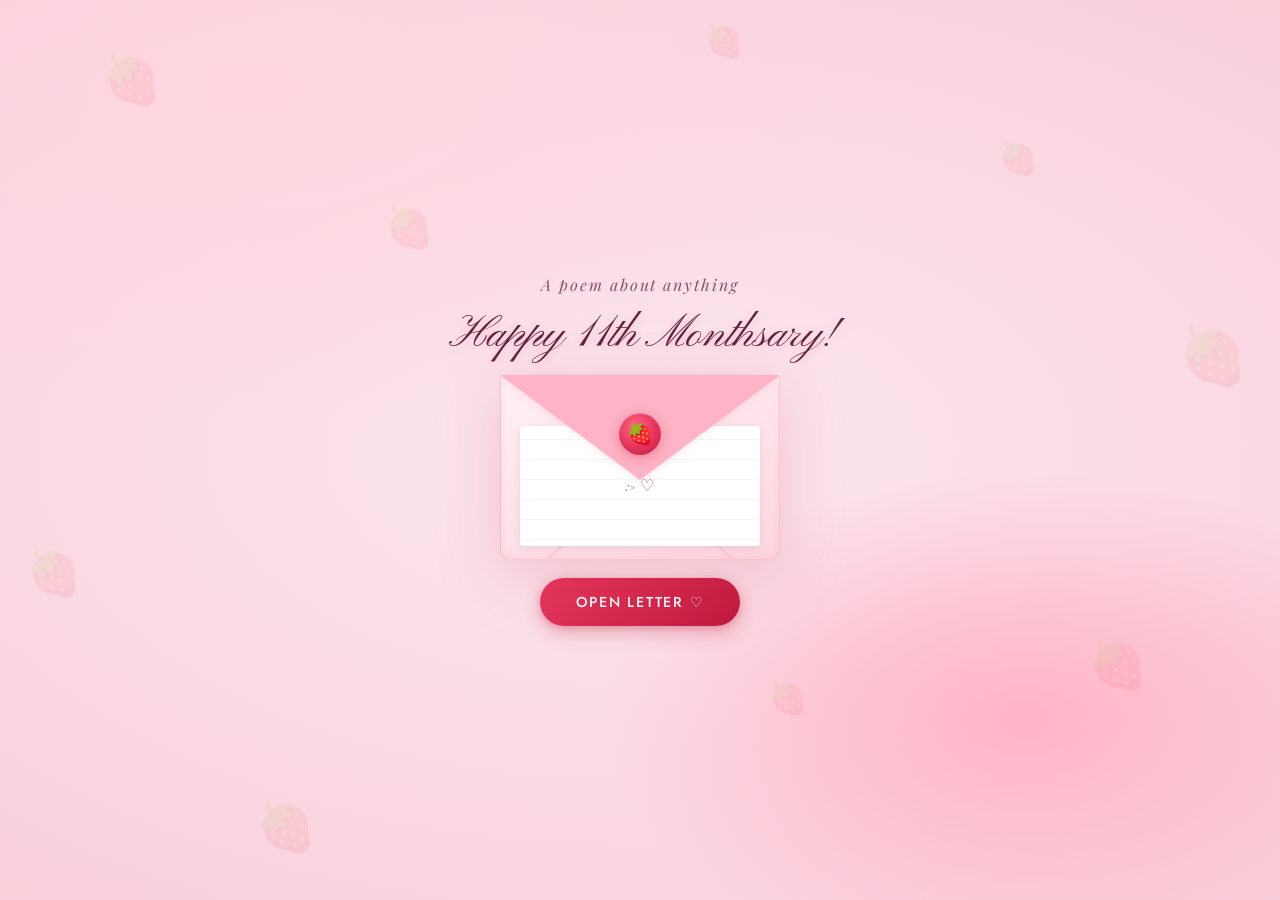
<file: index.html>
<!DOCTYPE html>
<html lang="en">

<head>
  <meta charset="UTF-8" />
  <meta name="viewport" content="width=device-width, initial-scale=1.0" />
  <title>Happy monthsaryy!</title>
  <link
    href="https://fonts.googleapis.com/css2?family=Playfair+Display:ital,wght@0,400;0,700;1,400;1,700&family=Pinyon+Script&family=Jost:wght@300;400;500&display=swap"
    rel="stylesheet" />
  <link rel="stylesheet" href="style6.css" />
</head>

<body class="index-page">

  <div class="bg-wash"></div>

  <!-- background strawberries -->
  <div class="bg-berries">
    <div class="bg-sb">🍓</div>
    <div class="bg-sb">🍓</div>
    <div class="bg-sb">🍓</div>
    <div class="bg-sb">🍓</div>
    <div class="bg-sb">🍓</div>
    <div class="bg-sb">🍓</div>
    <div class="bg-sb">🍓</div>
    <div class="bg-sb">🍓</div>
    <div class="bg-sb">🍓</div>
    <div class="bg-sb">🍓</div>
  </div>

  <!-- falling petals (spawned by JS) -->
  <div class="petals-wrap" id="petals"></div>

  <!-- center stage -->
  <div class="stage" id="stage">
    <p class="label-top">A poem about anything</p>
    <p class="label-months">Happy 11th Monthsary!</p>

    <!-- envelope -->
    <div class="envelope-wrap" id="envWrap" onclick="openEnvelope()">
      <div class="envelope">
        <div class="env-body"></div>
        <div class="env-letter">
          <span class="env-letter-preview">:> ♡</span>
        </div>
        <div class="env-flap" id="envFlap"></div>
        <div class="env-seal" id="envSeal">🍓</div>
      </div>
    </div>

    <button class="open-btn" onclick="openEnvelope()">Open letter ♡</button>
  </div>

  <!-- page transition overlay -->
  <div class="overlay" id="overlay"></div>

  <script src="main6.js"></script>
</body>

</html>
</file>
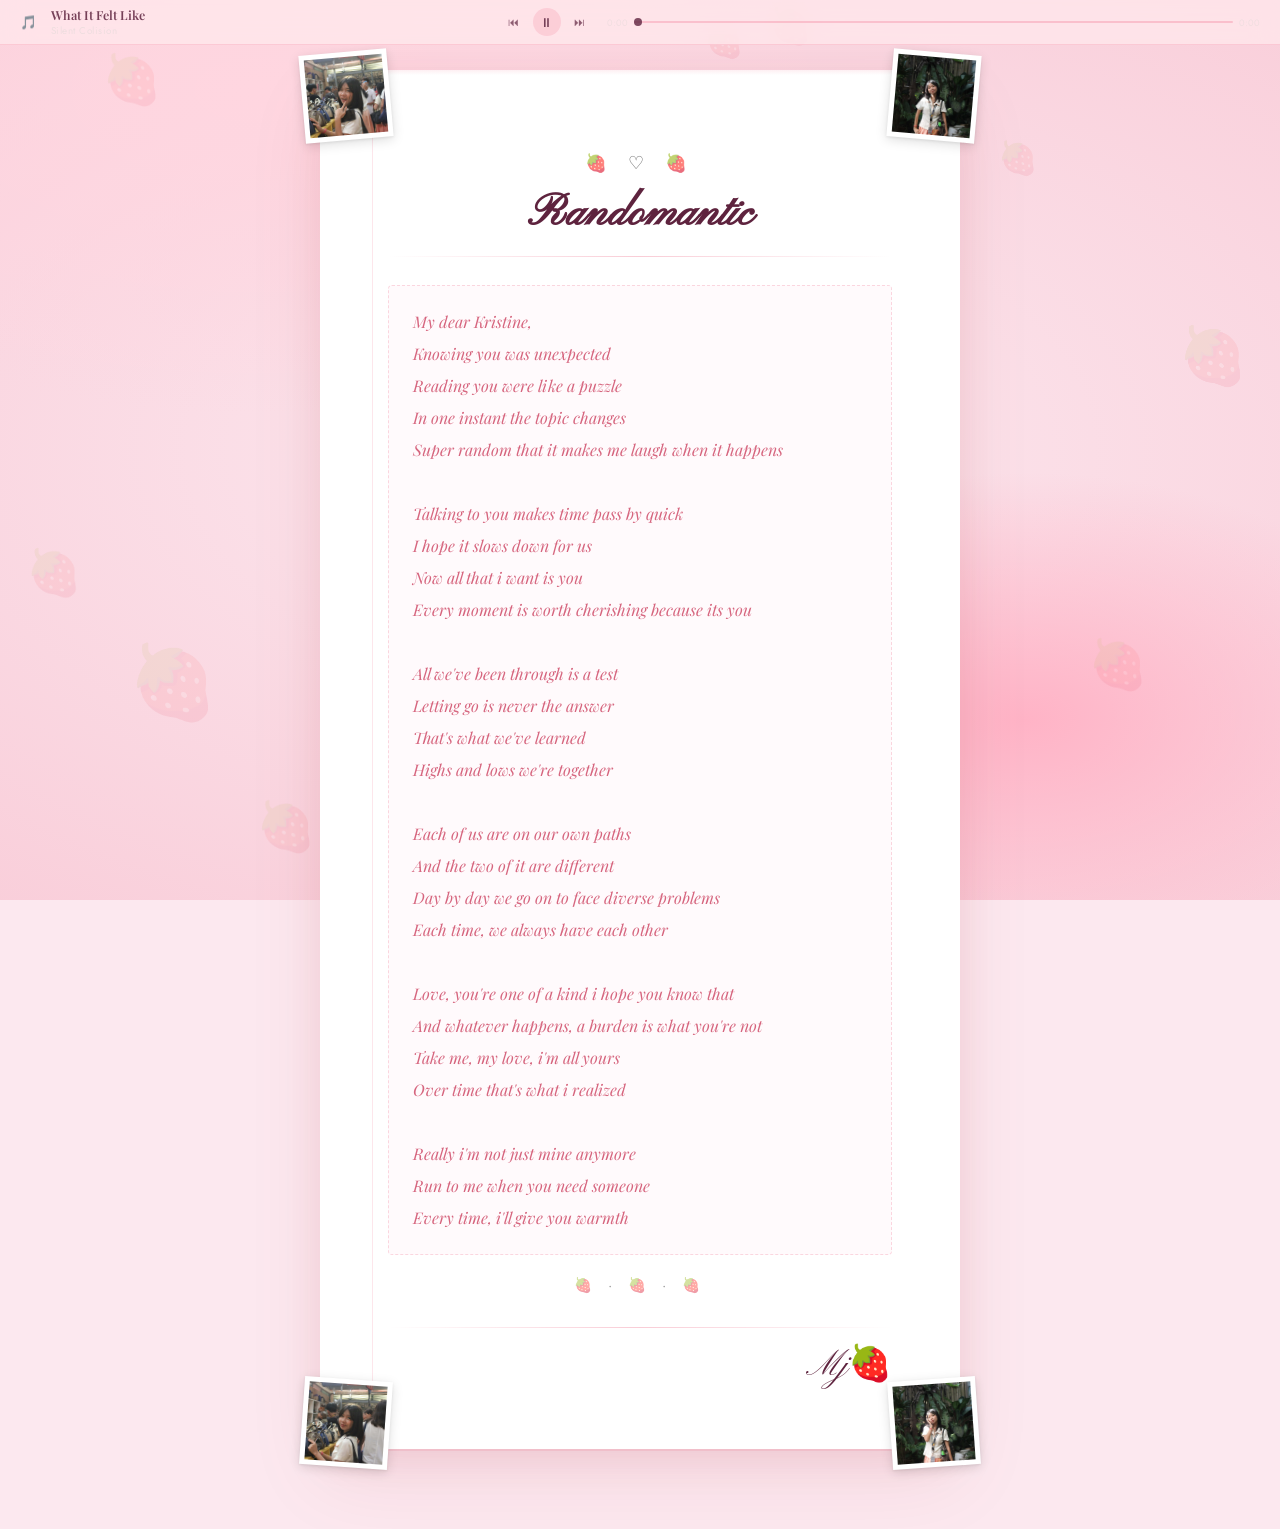
<file: letter6.html>
<!DOCTYPE html>
<html lang="en">

<head>
  <meta charset="UTF-8" />
  <meta name="viewport" content="width=device-width, initial-scale=1.0" />
  <title>ilysm 🍓</title>
  <link
    href="https://fonts.googleapis.com/css2?family=Playfair+Display:ital,wght@0,400;0,700;1,400;1,700&family=Pinyon+Script&family=Jost:wght@300;400;500&display=swap"
    rel="stylesheet" />
  <link rel="stylesheet" href="style6.css" />
</head>

<body class="letter-page">

  <!-- background -->
  <div class="bg-wash"></div>

  <!-- background strawberries -->
  <div class="bg-berries">
    <div class="bg-sb">🍓</div>
    <div class="bg-sb">🍓</div>
    <div class="bg-sb">🍓</div>
    <div class="bg-sb">🍓</div>
    <div class="bg-sb">🍓</div>
    <div class="bg-sb">🍓</div>
    <div class="bg-sb">🍓</div>
    <div class="bg-sb">🍓</div>
    <div class="bg-sb">🍓</div>
    <div class="bg-sb">🍓</div>
    <div class="bg-sb">🍓</div>
    <div class="bg-sb">🍓</div>
  </div>

  <!-- falling petals -->
  <div class="petals-wrap" id="petals"></div>

  <!-- music player -->
  <div id="music-player">
    <span class="player-note">🎵</span>
    <div class="player-text">
      <span id="song-title">song title</span>
      <span id="song-artist">artist</span>
    </div>
    <div class="player-controls">
      <button class="ctrl-btn" onclick="prevSong()">⏮</button>
      <button class="ctrl-btn play" id="play-btn" onclick="togglePlay()">⏸</button>
      <button class="ctrl-btn" onclick="nextSong()">⏭</button>
    </div>
    <div class="player-progress">
      <span id="current-time">0:00</span>
      <input type="range" id="progress-bar" value="0" min="0" max="100" oninput="seek(this.value)" />
      <span id="duration">0:00</span>
    </div>
  </div>

  <!-- letter -->
  <div class="page">
    <div class="letter-wrapper">
      <div class="paper">

        <!-- strawberry corner accents -->
        <span class="sb-corner tl">🍓</span>
        <span class="sb-corner tr">🍓</span>
        <span class="sb-corner bl">🍓</span>
        <span class="sb-corner br">🍓</span>

        <!--
          Corner photos — replace the photo-ph divs with your images:
          <img src="your-photo.jpg" alt="us">
        -->
        <div class="corner-photo top-left">
          <img src="11.jfif" alt="my bestfriend">
        </div>
        <div class="corner-photo top-right">
          <img src="112.jpeg" alt="my wife">
        </div>
        <div class="corner-photo bottom-left">
          <img src="11th.jfif" alt="my crush">
        </div>
        <div class="corner-photo bottom-right">
          <img src="113.jpeg" alt="my everything">
        </div>

        <div class="paper-header">
          <span class="paper-deco">🍓 ♡ 🍓</span>
          <h1 class="paper-title">Randomantic</h1>
          <div class="paper-line"></div>
        </div>

        <div class="letter-body">
          <p class="placeholder-text">
            My dear Kristine, <br>
            Knowing you was unexpected <br>
            Reading you were like a puzzle<br>
            In one instant the topic changes<br>
            Super random that it makes me laugh when it happens<br><br>


            Talking to you makes time pass by quick<br>
            I hope it slows down for us <br>
            Now all that i want is you<br>
            Every moment is worth cherishing because its you<br><br>


            All we've been through is a test<br>
            Letting go is never the answer<br>
            That's what we've learned<br>
            Highs and lows we're together<br><br>

            Each of us are on our own paths<br>
            And the two of it are different<br>
            Day by day we go on to face diverse problems<br>
            Each time, we always have each other<br><br>

            Love, you're one of a kind i hope you know that<br>
            And whatever happens, a burden is what you're not<br>
            Take me, my love, i'm all yours<br>
            Over time that's what i realized<br><br>

            Really i'm not just mine anymore<br>
            Run to me when you need someone<br>
            Every time, i'll give you warmth<br>
          </p>
        </div>

        <div class="sb-divider">🍓 · 🍓 · 🍓</div>

        <div class="paper-footer">
          <div class="paper-line"></div>

          <p class="signature">
            <!-- change this to your name -->
            Mj🍓
          </p>
        </div>

      </div>
    </div>
  </div>

  <script src="main6.js"></script>
</body>

</html>
</file>
<file: style6.css>
/* ════════════════════════════════════════
   GLOBAL
════════════════════════════════════════ */
:root {
  --berry: #5E233E;
  --berry-dk: #992D3C;
  --berry-lt: #E0A559;
  --blush: #EFD2AC;
  --cream: #FFFFFF;
  --soft: #D19797;
  --text: #EBC7C7;
  --text-soft: #E6DADA;
  --ink: #3d1020;
  --ink-soft: #9C2222;
}

* {
  margin: 0;
  padding: 0;
  box-sizing: border-box;
}

/* ════════════════════════════════════════
   BACKGROUND
════════════════════════════════════════ */
.bg-wash {
  position: fixed;
  inset: 0;
  background:
    radial-gradient(ellipse 80% 60% at 20% 10%, #ffd6e0 0%, transparent 60%),
    radial-gradient(ellipse 60% 50% at 80% 80%, #ffb3c6 0%, transparent 55%),
    radial-gradient(ellipse 90% 70% at 50% 50%, #fce8ef 0%, #f9ccd8 100%);
  z-index: 0;
}

/* ════════════════════════════════════════
   FLOATING STRAWBERRIES
════════════════════════════════════════ */
.bg-berries {
  position: fixed;
  inset: 0;
  pointer-events: none;
  z-index: 1;
}

.bg-sb {
  position: absolute;
  font-size: 2.5rem;
  opacity: 0.07;
  animation: floatSb linear infinite;
  user-select: none;
}

.bg-sb:nth-child(1) {
  top: 5%;
  left: 8%;
  font-size: 3rem;
  animation-duration: 22s;
  animation-delay: 0s;
}

.bg-sb:nth-child(2) {
  top: 15%;
  left: 78%;
  font-size: 2rem;
  animation-duration: 18s;
  animation-delay: 3s;
}

.bg-sb:nth-child(3) {
  top: 35%;
  left: 92%;
  font-size: 3.5rem;
  animation-duration: 26s;
  animation-delay: 1s;
}

.bg-sb:nth-child(4) {
  top: 60%;
  left: 2%;
  font-size: 2.8rem;
  animation-duration: 20s;
  animation-delay: 5s;
}

.bg-sb:nth-child(5) {
  top: 75%;
  left: 60%;
  font-size: 2rem;
  animation-duration: 24s;
  animation-delay: 2s;
}

.bg-sb:nth-child(6) {
  top: 88%;
  left: 20%;
  font-size: 3rem;
  animation-duration: 16s;
  animation-delay: 7s;
}

.bg-sb:nth-child(7) {
  top: 45%;
  left: 45%;
  font-size: 1.8rem;
  animation-duration: 30s;
  animation-delay: 4s;
}

.bg-sb:nth-child(8) {
  top: 22%;
  left: 30%;
  font-size: 2.5rem;
  animation-duration: 19s;
  animation-delay: 9s;
}

.bg-sb:nth-child(9) {
  top: 70%;
  left: 85%;
  font-size: 3rem;
  animation-duration: 23s;
  animation-delay: 6s;
}

.bg-sb:nth-child(10) {
  top: 2%;
  left: 55%;
  font-size: 2rem;
  animation-duration: 28s;
  animation-delay: 1s;
}

/* extra for letter page */
.bg-sb:nth-child(11) {
  top: 0%;
  left: 60%;
  font-size: 2.2rem;
  animation-duration: 29s;
  animation-delay: 12s;
}

.bg-sb:nth-child(12) {
  top: 70%;
  left: 10%;
  font-size: 4.5rem;
  animation-duration: 23s;
  animation-delay: 9s;
}

@keyframes floatSb {
  0% {
    transform: translateY(0px) rotate(0deg) scale(1);
  }

  33% {
    transform: translateY(-18px) rotate(8deg) scale(1.05);
  }

  66% {
    transform: translateY(8px) rotate(-5deg) scale(0.97);
  }

  100% {
    transform: translateY(0px) rotate(0deg) scale(1);
  }
}

/* ════════════════════════════════════════
   FALLING PETALS
════════════════════════════════════════ */
.petals-wrap {
  position: fixed;
  inset: 0;
  pointer-events: none;
  z-index: 1;
}

.fp {
  position: absolute;
  top: -40px;
  font-size: 1rem;
  animation: petalFall linear infinite;
  opacity: 0.5;
}

@keyframes petalFall {
  0% {
    transform: translateY(0) rotate(0deg) translateX(0);
    opacity: 0;
  }

  10% {
    opacity: 0.5;
  }

  90% {
    opacity: 0.3;
  }

  100% {
    transform: translateY(110vh) rotate(360deg) translateX(30px);
    opacity: 0;
  }
}

/* ════════════════════════════════════════
   PAGE — INDEX (envelope page)
════════════════════════════════════════ */
.index-page {
  min-height: 100vh;
  display: flex;
  flex-direction: column;
  align-items: center;
  justify-content: center;
  background: #fce8ef;
  font-family: 'Jost', sans-serif;
  overflow: hidden;
  position: relative;
}

/* ── Stage ── */
.stage {
  position: relative;
  z-index: 10;
  display: flex;
  flex-direction: column;
  align-items: center;
  gap: 18px;
  transition: opacity 0.6s ease, transform 0.6s ease;
}

.stage.fade-out {
  opacity: 0;
  transform: scale(0.96) translateY(-10px);
  pointer-events: none;
}

/* ── Labels ── */
.label-top {
  font-family: 'Playfair Display', serif;
  font-style: italic;
  font-size: 1rem;
  color: var(--berry);
  letter-spacing: 0.12em;
  opacity: 0.75;
}

.label-months {
  font-family: 'Pinyon Script', cursive;
  font-size: 2.8rem;
  color: var(--berry);
  line-height: 1;
  text-shadow: 0 2px 12px rgba(232, 54, 93, 0.2);
}

/* ── Envelope ── */
.envelope-wrap {
  position: relative;
  width: 280px;
  cursor: pointer;
  filter: drop-shadow(0 12px 32px rgba(190, 30, 60, 0.18));
  transition: transform 0.3s ease;
}

.envelope-wrap:hover {
  transform: translateY(-4px) scale(1.02);
}

.envelope {
  width: 280px;
  height: 185px;
  position: relative;
}

.env-body {
  position: absolute;
  inset: 0;
  background: linear-gradient(160deg, #fff0f4 0%, #ffd6e0 100%);
  border-radius: 4px 4px 10px 10px;
  border: 1.5px solid rgba(232, 54, 93, 0.2);
  box-shadow: inset 0 -2px 8px rgba(200, 60, 80, 0.08);
  overflow: hidden;
}

/* V fold crease lines */
.env-body::before {
  content: '';
  position: absolute;
  inset: 0;
  background:
    linear-gradient(135deg, transparent 49.5%, rgba(220, 100, 120, 0.12) 49.5%, rgba(220, 100, 120, 0.12) 50.5%, transparent 50.5%),
    linear-gradient(225deg, transparent 49.5%, rgba(220, 100, 120, 0.12) 49.5%, rgba(220, 100, 120, 0.12) 50.5%, transparent 50.5%);
}

/* top flap */
.env-flap {
  position: absolute;
  top: 0;
  left: 0;
  right: 0;
  height: 0;
  border-left: 140px solid transparent;
  border-right: 140px solid transparent;
  border-top: 105px solid #ffb3c6;
  filter: drop-shadow(0 2px 4px rgba(200, 60, 80, 0.1));
  transform-origin: top center;
  transition: transform 0.7s cubic-bezier(0.4, 0, 0.2, 1);
  z-index: 5;
}

.env-flap.opened {
  transform: rotateX(180deg);
}

/* wax seal */
.env-seal {
  position: absolute;
  top: 38px;
  left: 50%;
  transform: translateX(-50%);
  width: 42px;
  height: 42px;
  background: radial-gradient(circle at 40% 35%, #ff6b8a, #e8365d 50%, #bf1a3d);
  border-radius: 50%;
  z-index: 6;
  display: flex;
  align-items: center;
  justify-content: center;
  font-size: 1.3rem;
  box-shadow: 0 3px 12px rgba(190, 30, 60, 0.35), 0 1px 0 rgba(255, 255, 255, 0.3) inset;
  transition: transform 0.4s ease, opacity 0.4s ease;
}

.env-seal.opened {
  transform: translateX(-50%) scale(0.6);
  opacity: 0;
}

/* letter peeking out */
.env-letter {
  position: absolute;
  bottom: 14px;
  left: 20px;
  right: 20px;
  height: 120px;
  background: var(--cream);
  border-radius: 3px;
  box-shadow: 0 2px 8px rgba(0, 0, 0, 0.08);
  transform: translateY(0px);
  transition: transform 0.7s cubic-bezier(0.4, 0, 0.2, 1) 0.3s;
  z-index: 3;
  display: flex;
  align-items: center;
  justify-content: center;
  overflow: hidden;
}

.env-letter::before {
  content: '';
  position: absolute;
  inset: 0;
  background: repeating-linear-gradient(transparent, transparent 19px,
      rgba(232, 54, 93, 0.07) 19px,
      rgba(232, 54, 93, 0.07) 20px);
  background-position: 0 14px;
}

.env-letter-preview {
  font-family: 'Pinyon Script', cursive;
  font-size: 1rem;
  color: rgba(190, 30, 59, 0.76);
  letter-spacing: 0.05em;
  user-select: none;
}

.env-letter.opened {
  transform: translateY(-70px);
}

/* ── Open button ── */
.open-btn {
  background: linear-gradient(135deg, #e8365d, #bf1a3d);
  color: white;
  border: none;
  padding: 14px 36px;
  border-radius: 50px;
  font-family: 'Jost', sans-serif;
  font-weight: 500;
  font-size: 0.9rem;
  letter-spacing: 0.12em;
  text-transform: uppercase;
  cursor: pointer;
  box-shadow: 0 6px 20px rgba(190, 30, 60, 0.3), 0 2px 6px rgba(190, 30, 60, 0.2);
  transition: transform 0.2s, box-shadow 0.2s;
  animation: pulse-btn 2.5s ease-in-out infinite;
}

.open-btn:hover {
  transform: translateY(-2px);
  box-shadow: 0 10px 28px rgba(190, 30, 60, 0.4);
  animation: none;
}

@keyframes pulse-btn {

  0%,
  100% {
    box-shadow: 0 6px 20px rgba(190, 30, 60, 0.3);
  }

  50% {
    box-shadow: 0 6px 28px rgba(190, 30, 60, 0.5);
  }
}

.hint {
  font-size: 0.72rem;
  color: rgba(74, 21, 40, 0.45);
  letter-spacing: 0.15em;
  font-style: italic;
}

/* ── Transition overlay ── */
.overlay {
  position: fixed;
  inset: 0;
  background: #fff0f4;
  z-index: 100;
  opacity: 0;
  pointer-events: none;
  transition: opacity 0.5s ease;
}

.overlay.show {
  opacity: 1;
  pointer-events: all;
}

/* ════════════════════════════════════════
   PAGE — LETTER
════════════════════════════════════════ */
.letter-page {
  min-height: 100vh;
  background: #fce8ef;
  font-family: 'Jost', sans-serif;
  position: relative;
  overflow-x: hidden;
}

.page {
  position: relative;
  z-index: 10;
  min-height: 100vh;
  display: flex;
  align-items: flex-start;
  justify-content: center;
  padding: 70px 24px 80px;
}

/* ── Letter wrapper ── */
.letter-wrapper {
  width: 100%;
  max-width: 640px;
  animation: riseIn 0.9s cubic-bezier(.22, 1, .36, 1) both;
}

@keyframes riseIn {
  from {
    opacity: 0;
    transform: translateY(30px);
  }

  to {
    opacity: 1;
    transform: translateY(0);
  }
}

/* ── Paper ── */
.paper {
  position: relative;
  background: var(--cream);
  border-radius: 2px 2px 6px 6px;
  box-shadow:
    0 2px 0 rgba(232, 54, 93, 0.1),
    0 10px 40px rgba(180, 50, 70, 0.1),
    0 30px 80px rgba(160, 30, 50, 0.08);
  padding: 80px 68px 60px;
  /* ruled lines */
  background-image:
    linear-gradient(var(--cream) 0%, var(--cream) 100%),
    repeating-linear-gradient(transparent, transparent 27px, rgba(232, 54, 93, 0.06) 27px, rgba(232, 54, 93, 0.06) 28px);
  background-size: 100% 100%, 100% 28px;
  background-position: 0 0, 0 72px;
}

/* left margin line */
.paper::after {
  content: '';
  position: absolute;
  top: 0;
  bottom: 0;
  left: 52px;
  width: 1px;
  background: rgba(232, 54, 93, 0.12);
}

/* top fold shadow */
.paper::before {
  content: '';
  position: absolute;
  top: 0;
  left: 0;
  right: 0;
  height: 5px;
  background: linear-gradient(180deg, rgba(232, 54, 93, 0.08), transparent);
  border-radius: 2px 2px 0 0;
}

/* ── Strawberry corner accents ── */
.sb-corner {
  position: absolute;
  font-size: 1.4rem;
  opacity: 0.35;
  pointer-events: none;
  animation: cornerBob 4s ease-in-out infinite;
}

.sb-corner.tl {
  top: 16px;
  left: 16px;
  animation-delay: 0s;
}

.sb-corner.tr {
  top: 16px;
  right: 16px;
  animation-delay: 1s;
}

.sb-corner.bl {
  bottom: 16px;
  left: 16px;
  animation-delay: 2s;
}

.sb-corner.br {
  bottom: 16px;
  right: 16px;
  animation-delay: 3s;
}

@keyframes cornerBob {

  0%,
  100% {
    transform: translateY(0);
  }

  50% {
    transform: translateY(-4px);
  }
}

/* ── Corner photos ── */
.corner-photo {
  position: absolute;
  width: 88px;
  height: 88px;
  background: white;
  padding: 5px;
  box-shadow: 0 3px 12px rgba(0, 0, 0, 0.13), 0 1px 3px rgba(0, 0, 0, 0.08);
  z-index: 5;
}

.corner-photo img {
  width: 100%;
  height: 100%;
  object-fit: cover;
  display: block;
}

.top-left {
  top: -18px;
  left: -18px;
  transform: rotate(-5deg);
}

.top-right {
  top: -18px;
  right: -18px;
  transform: rotate(5deg);
}

.bottom-left {
  bottom: -18px;
  left: -18px;
  transform: rotate(4deg);
}

.bottom-right {
  bottom: -18px;
  right: -18px;
  transform: rotate(-4deg);
}

/* photo placeholder */
.photo-ph {
  width: 100%;
  height: 100%;
  background: linear-gradient(135deg, #ffd6e0, #ffb3c6);
  display: flex;
  flex-direction: column;
  align-items: center;
  justify-content: center;
  font-size: 1.6rem;
  gap: 2px;
}

.photo-ph span {
  font-size: 0.45rem;
  font-family: 'Jost', sans-serif;
  color: var(--berry-dk);
  letter-spacing: 0.05em;
  text-align: center;
}

/* ── Paper content ── */
.paper-header {
  text-align: center;
  margin-bottom: 28px;
}

.paper-deco {
  display: block;
  font-size: 1.1rem;
  letter-spacing: 8px;
  margin-bottom: 10px;
  opacity: 0.6;
}

.paper-title {
  font-family: 'Pinyon Script', cursive;
  font-size: 2.8rem;
  color: var(--berry);
}

.paper-line {
  height: 1px;
  background: linear-gradient(to right, transparent, rgba(232, 54, 93, 0.25), transparent);
  margin: 14px 0;
}

/* ── Letter body ── */
.letter-body {
  min-height: 80px;
  text-align: justify;
}

.letter-text {
  font-family: 'Playfair Display', serif;
  font-size: 1.08rem;
  line-height: 2;
  color: var(--ink);
  margin-bottom: 18px;
}

.placeholder-text {
  font-family: 'Playfair Display', serif;
  font-style: italic;
  font-size: 1rem;
  line-height: 2;
  color: rgba(211, 91, 117, 0.938);
  border: 1.5px dashed rgba(232, 54, 93, 0.18);
  border-radius: 4px;
  padding: 20px 24px;
  background: rgba(255, 214, 224, 0.12);
}

/* ── Footer ── */
.paper-footer {
  text-align: right;
  margin-top: 32px;
}

.sign-off {
  font-family: 'Playfair Display', serif;
  font-style: italic;
  font-size: 0.95rem;
  color: var(--ink-soft);
  margin-bottom: 4px;
}

.signature {
  font-family: 'Pinyon Script', cursive;
  font-size: 2.2rem;
  color: var(--berry);
}

.sb-divider {
  text-align: center;
  font-size: 0.9rem;
  letter-spacing: 6px;
  opacity: 0.4;
  margin: 20px 0;
}

/* ════════════════════════════════════════
   MUSIC PLAYER
════════════════════════════════════════ */
#music-player {
  display: none;
  position: fixed;
  top: 0;
  left: 0;
  right: 0;
  z-index: 999;
  background: rgba(255, 232, 237, 0.75);
  backdrop-filter: blur(14px);
  border-bottom: 1px solid rgba(232, 54, 93, 0.15);
  padding: 6px 20px;
  align-items: center;
  gap: 14px;
  animation: slideDown 0.5s ease;
}

#music-player.visible {
  display: flex;
}

@keyframes slideDown {
  from {
    transform: translateY(-100%);
    opacity: 0;
  }

  to {
    transform: translateY(0);
    opacity: 1;
  }
}

.player-note {
  font-size: 0.85rem;
  animation: wiggle 2s ease-in-out infinite;
  display: inline-block;
  flex-shrink: 0;
  opacity: 0.7;
}

@keyframes wiggle {

  0%,
  100% {
    transform: rotate(0deg);
  }

  25% {
    transform: rotate(12deg);
  }

  75% {
    transform: rotate(-12deg);
  }
}

.player-text {
  display: flex;
  flex-direction: column;
  overflow: hidden;
  min-width: 0;
  flex: 1;
}

#song-title {
  font-family: 'Playfair Display', serif;
  font-size: 0.78rem;
  font-weight: 600;
  color: var(--berry);
  white-space: nowrap;
  overflow: hidden;
  text-overflow: ellipsis;
  opacity: 0.85;
}

#song-artist {
  font-size: 0.62rem;
  color: var(--text-soft);
  letter-spacing: 0.05em;
  opacity: 0.7;
}

.player-controls {
  display: flex;
  align-items: center;
  gap: 6px;
  flex-shrink: 0;
}

.ctrl-btn {
  background: transparent;
  border: none;
  border-radius: 50%;
  width: 26px;
  height: 26px;
  font-size: 0.7rem;
  cursor: pointer;
  color: var(--berry);
  opacity: 0.7;
  transition: opacity 0.2s, transform 0.15s;
  display: flex;
  align-items: center;
  justify-content: center;
}

.ctrl-btn:hover {
  opacity: 1;
  transform: scale(1.15);
}

.ctrl-btn.play {
  width: 28px;
  height: 28px;
  font-size: 0.8rem;
  background: rgba(232, 54, 93, 0.15);
  opacity: 0.85;
  border-radius: 50%;
}

.ctrl-btn.play:hover {
  background: rgba(232, 54, 93, 0.25);
  opacity: 1;
}

.player-progress {
  display: flex;
  align-items: center;
  gap: 5px;
  flex: 1.5;
  min-width: 0;
}

.player-progress span {
  font-size: 0.58rem;
  color: var(--text-soft);
  min-width: 22px;
  text-align: center;
  opacity: 0.6;
}

#progress-bar {
  flex: 1;
  -webkit-appearance: none;
  height: 2px;
  border-radius: 4px;
  background: rgba(232, 54, 93, 0.2);
  outline: none;
  cursor: pointer;
}

#progress-bar::-webkit-slider-thumb {
  -webkit-appearance: none;
  width: 8px;
  height: 8px;
  border-radius: 50%;
  background: var(--berry);
  cursor: pointer;
  opacity: 0.8;
}

/* ════════════════════════════════════════
   RESPONSIVE
════════════════════════════════════════ */
@media (max-width: 680px) {
  .paper {
    padding: 60px 36px 50px;
  }

  .paper::after {
    left: 30px;
  }

  .corner-photo {
    width: 65px;
    height: 65px;
  }

  .top-left {
    top: -14px;
    left: -12px;
  }

  .top-right {
    top: -14px;
    right: -12px;
  }

  .bottom-left {
    bottom: -14px;
    left: -12px;
  }

  .bottom-right {
    bottom: -14px;
    right: -12px;
  }

  .paper-title {
    font-size: 2.2rem;
  }

  .letter-text {
    font-size: 1rem;
  }

  .player-progress {
    display: none;
  }
}

@media (max-width: 420px) {
  .paper {
    padding: 50px 24px 44px;
  }
}
</file>
